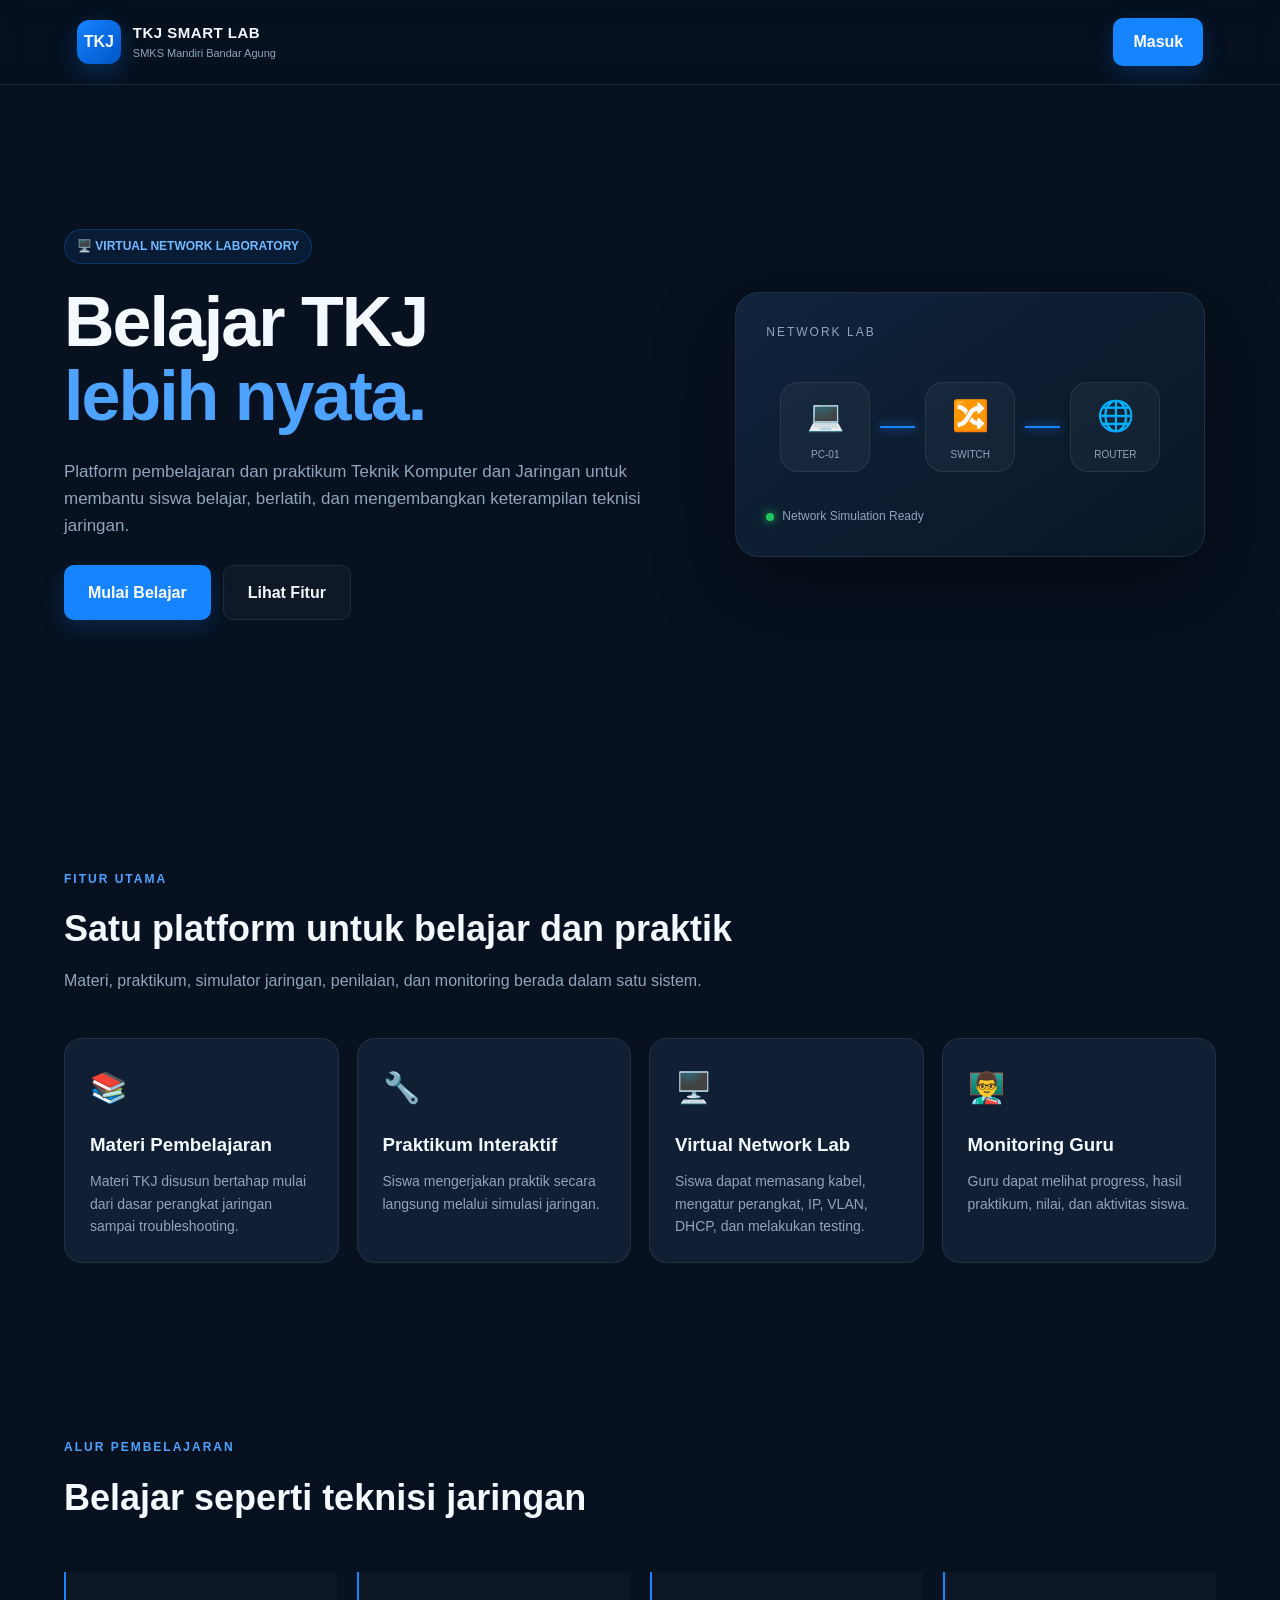
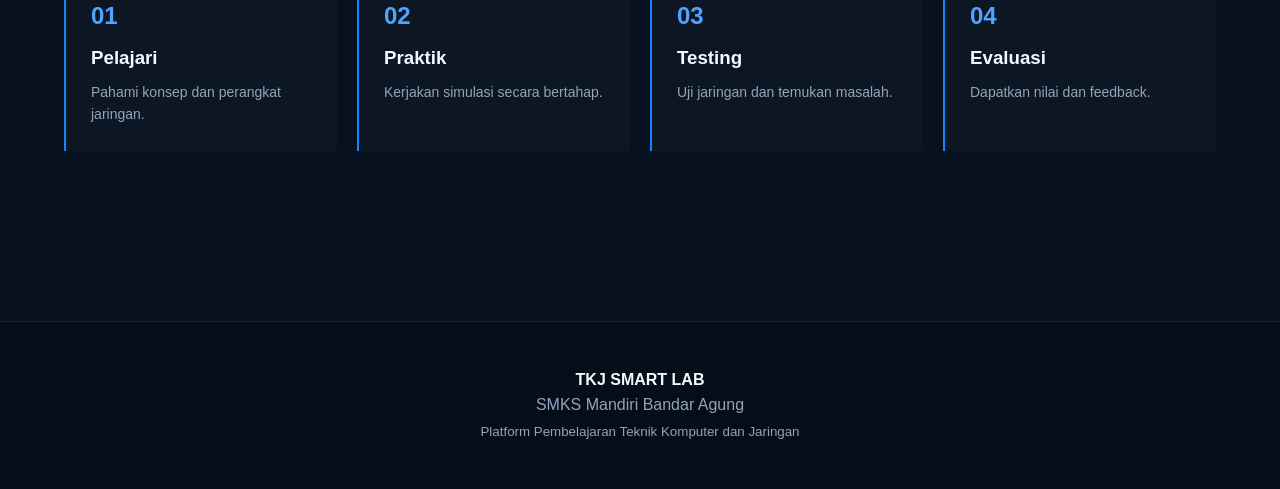
<file: index.html>
<!DOCTYPE html>
<html lang="id">

<head>
    <meta charset="UTF-8">

    <meta name="viewport"
          content="width=device-width, initial-scale=1.0">

    <meta name="description"
          content="TKJ Smart Lab - Platform Pembelajaran dan Virtual Praktikum Teknik Komputer dan Jaringan">

    <title>TKJ Smart Lab | SMKS Mandiri Bandar Agung</title>

    <link rel="stylesheet" href="css/style.css">
</head>

<body>

<header class="navbar">

    <div class="brand">

        <div class="brand-logo">
            TKJ
        </div>

        <div class="brand-text">
            <strong>TKJ SMART LAB</strong>
            <span>SMKS Mandiri Bandar Agung</span>
        </div>

    </div>

    <a href="login.html" class="btn btn-primary">
        Masuk
    </a>

</header>


<main>

<section class="hero">

    <div class="hero-content">

        <span class="hero-badge">
            🖥️ VIRTUAL NETWORK LABORATORY
        </span>

        <h1>
            Belajar TKJ
            <span>lebih nyata.</span>
        </h1>

        <p>
            Platform pembelajaran dan praktikum Teknik Komputer
            dan Jaringan untuk membantu siswa belajar,
            berlatih, dan mengembangkan keterampilan teknisi jaringan.
        </p>

        <div class="hero-buttons">

            <a href="login.html"
               class="btn btn-primary btn-large">

                Mulai Belajar

            </a>

            <a href="#fitur"
               class="btn btn-outline btn-large">

                Lihat Fitur

            </a>

        </div>

    </div>


    <div class="hero-visual">

        <div class="network-card">

            <div class="network-title">
                NETWORK LAB
            </div>

            <div class="network">

                <div class="device">
                    💻
                    <span>PC-01</span>
                </div>

                <div class="connection"></div>

                <div class="device switch">
                    🔀
                    <span>SWITCH</span>
                </div>

                <div class="connection"></div>

                <div class="device">
                    🌐
                    <span>ROUTER</span>
                </div>

            </div>

            <div class="status">
                <span></span>
                Network Simulation Ready
            </div>

        </div>

    </div>

</section>


<section id="fitur" class="features">

    <div class="section-heading">

        <span>FITUR UTAMA</span>

        <h2>
            Satu platform untuk belajar dan praktik
        </h2>

        <p>
            Materi, praktikum, simulator jaringan,
            penilaian, dan monitoring berada dalam satu sistem.
        </p>

    </div>


    <div class="feature-grid">

        <article class="feature-card">

            <div class="feature-icon">
                📚
            </div>

            <h3>
                Materi Pembelajaran
            </h3>

            <p>
                Materi TKJ disusun bertahap mulai dari
                dasar perangkat jaringan sampai troubleshooting.
            </p>

        </article>


        <article class="feature-card">

            <div class="feature-icon">
                🔧
            </div>

            <h3>
                Praktikum Interaktif
            </h3>

            <p>
                Siswa mengerjakan praktik secara langsung
                melalui simulasi jaringan.
            </p>

        </article>


        <article class="feature-card">

            <div class="feature-icon">
                🖥️
            </div>

            <h3>
                Virtual Network Lab
            </h3>

            <p>
                Siswa dapat memasang kabel,
                mengatur perangkat, IP, VLAN,
                DHCP, dan melakukan testing.
            </p>

        </article>


        <article class="feature-card">

            <div class="feature-icon">
                👨‍🏫
            </div>

            <h3>
                Monitoring Guru
            </h3>

            <p>
                Guru dapat melihat progress,
                hasil praktikum, nilai,
                dan aktivitas siswa.
            </p>

        </article>

    </div>

</section>


<section class="workflow">

    <div class="section-heading">

        <span>ALUR PEMBELAJARAN</span>

        <h2>
            Belajar seperti teknisi jaringan
        </h2>

    </div>


    <div class="workflow-grid">

        <div class="workflow-item">
            <b>01</b>
            <h3>Pelajari</h3>
            <p>
                Pahami konsep dan perangkat jaringan.
            </p>
        </div>

        <div class="workflow-item">
            <b>02</b>
            <h3>Praktik</h3>
            <p>
                Kerjakan simulasi secara bertahap.
            </p>
        </div>

        <div class="workflow-item">
            <b>03</b>
            <h3>Testing</h3>
            <p>
                Uji jaringan dan temukan masalah.
            </p>
        </div>

        <div class="workflow-item">
            <b>04</b>
            <h3>Evaluasi</h3>
            <p>
                Dapatkan nilai dan feedback.
            </p>
        </div>

    </div>

</section>

</main>


<footer>

    <strong>
        TKJ SMART LAB
    </strong>

    <p>
        SMKS Mandiri Bandar Agung
    </p>

    <small>
        Platform Pembelajaran Teknik Komputer dan Jaringan
    </small>

</footer>

</body>
</html>
</file>
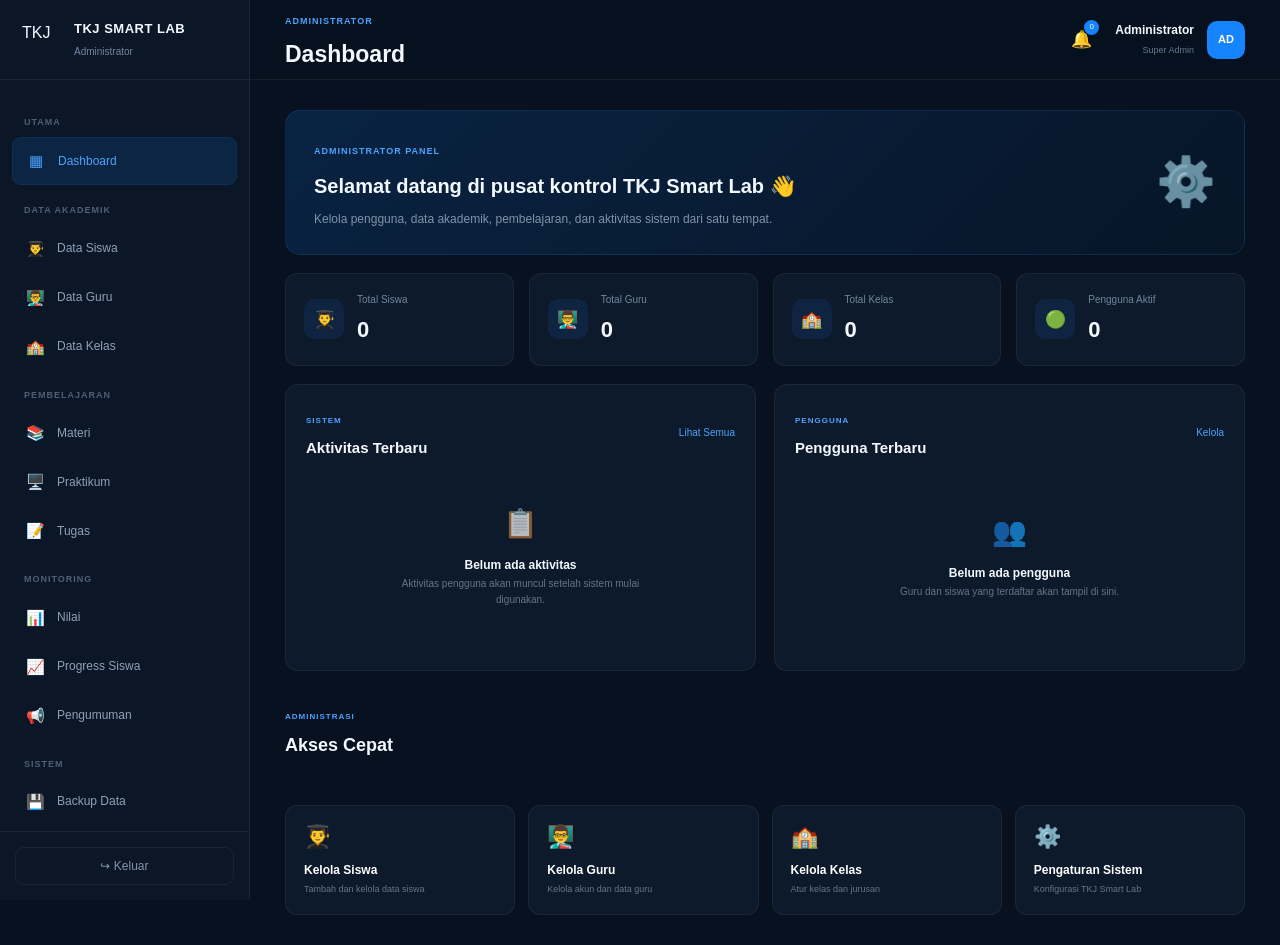
<file: admin/dashboard.html>
<!DOCTYPE html>
<html lang="id">

<head>
  <meta charset="UTF-8">

  <meta
    name="viewport"
    content="width=device-width, initial-scale=1.0"
  >

  <title>Dashboard Admin | TKJ Smart Lab</title>

  <link
    rel="stylesheet"
    href="../css/style.css"
  >

  <link
    rel="stylesheet"
    href="../css/dashboard.css"
  >
</head>


<body class="dashboard-page">

  <!-- SIDEBAR -->
  <aside class="sidebar">

    <div class="sidebar-brand">

      <div class="brand-icon">
        TKJ
      </div>

      <div>
        <strong>TKJ SMART LAB</strong>
        <span>Administrator</span>
      </div>

    </div>


    <nav class="sidebar-menu">

      <div class="menu-title">
        UTAMA
      </div>

      <a href="#" class="menu-item active">
        <span>▦</span>
        <span>Dashboard</span>
      </a>


      <div class="menu-title">
        DATA AKADEMIK
      </div>

      <a href="#" class="menu-item">
        <span>👨‍🎓</span>
        <span>Data Siswa</span>
      </a>

      <a href="#" class="menu-item">
        <span>👨‍🏫</span>
        <span>Data Guru</span>
      </a>

      <a href="#" class="menu-item">
        <span>🏫</span>
        <span>Data Kelas</span>
      </a>


      <div class="menu-title">
        PEMBELAJARAN
      </div>

      <a href="#" class="menu-item">
        <span>📚</span>
        <span>Materi</span>
      </a>

      <a href="#" class="menu-item">
        <span>🖥️</span>
        <span>Praktikum</span>
      </a>

      <a href="#" class="menu-item">
        <span>📝</span>
        <span>Tugas</span>
      </a>


      <div class="menu-title">
        MONITORING
      </div>

      <a href="#" class="menu-item">
        <span>📊</span>
        <span>Nilai</span>
      </a>

      <a href="#" class="menu-item">
        <span>📈</span>
        <span>Progress Siswa</span>
      </a>

      <a href="#" class="menu-item">
        <span>📢</span>
        <span>Pengumuman</span>
      </a>


      <div class="menu-title">
        SISTEM
      </div>

      <a href="#" class="menu-item">
        <span>💾</span>
        <span>Backup Data</span>
      </a>

      <a href="#" class="menu-item">
        <span>⚙️</span>
        <span>Pengaturan</span>
      </a>

    </nav>


    <div class="sidebar-bottom">

      <button
        class="logout-button"
        onclick="logout()"
      >
        <span>↪</span>
        Keluar
      </button>

    </div>

  </aside>


  <!-- MAIN -->
  <main class="dashboard-main">


    <!-- HEADER -->
    <header class="dashboard-header">

      <div>

        <button
          class="mobile-menu-button"
          onclick="toggleSidebar()"
        >
          ☰
        </button>

        <div class="page-heading">

          <span>
            ADMINISTRATOR
          </span>

          <h1>
            Dashboard
          </h1>

        </div>

      </div>


      <div class="header-profile">

        <div class="notification">
          🔔
          <span>0</span>
        </div>

        <div class="profile-info">

          <strong>
            Administrator
          </strong>

          <span>
            Super Admin
          </span>

        </div>

        <div class="profile-avatar">
          AD
        </div>

      </div>

    </header>


    <!-- CONTENT -->
    <section class="dashboard-content">


      <!-- WELCOME -->
      <div class="welcome-card">

        <div>

          <span class="welcome-label">
            ADMINISTRATOR PANEL
          </span>

          <h2>
            Selamat datang di pusat kontrol TKJ Smart Lab 👋
          </h2>

          <p>
            Kelola pengguna, data akademik, pembelajaran,
            dan aktivitas sistem dari satu tempat.
          </p>

        </div>


        <div class="welcome-icon">
          ⚙️
        </div>

      </div>


      <!-- STATISTIK -->
      <div class="stats-grid">


        <div class="stat-card">

          <div class="stat-icon">
            👨‍🎓
          </div>

          <div>

            <span>
              Total Siswa
            </span>

            <strong>
              0
            </strong>

          </div>

        </div>


        <div class="stat-card">

          <div class="stat-icon">
            👨‍🏫
          </div>

          <div>

            <span>
              Total Guru
            </span>

            <strong>
              0
            </strong>

          </div>

        </div>


        <div class="stat-card">

          <div class="stat-icon">
            🏫
          </div>

          <div>

            <span>
              Total Kelas
            </span>

            <strong>
              0
            </strong>

          </div>

        </div>


        <div class="stat-card">

          <div class="stat-icon">
            🟢
          </div>

          <div>

            <span>
              Pengguna Aktif
            </span>

            <strong>
              0
            </strong>

          </div>

        </div>

      </div>


      <!-- GRID -->
      <div class="dashboard-grid">


        <!-- AKTIVITAS -->
        <div class="dashboard-card">

          <div class="card-header">

            <div>

              <span class="card-label">
                SISTEM
              </span>

              <h3>
                Aktivitas Terbaru
              </h3>

            </div>

            <button>
              Lihat Semua
            </button>

          </div>


          <div class="empty-state">

            <div class="empty-icon">
              📋
            </div>

            <strong>
              Belum ada aktivitas
            </strong>

            <p>
              Aktivitas pengguna akan muncul
              setelah sistem mulai digunakan.
            </p>

          </div>

        </div>


        <!-- PENGGUNA -->
        <div class="dashboard-card">

          <div class="card-header">

            <div>

              <span class="card-label">
                PENGGUNA
              </span>

              <h3>
                Pengguna Terbaru
              </h3>

            </div>

            <button>
              Kelola
            </button>

          </div>


          <div class="empty-state">

            <div class="empty-icon">
              👥
            </div>

            <strong>
              Belum ada pengguna
            </strong>

            <p>
              Guru dan siswa yang terdaftar
              akan tampil di sini.
            </p>

          </div>

        </div>


      </div>


      <!-- QUICK ACTION -->
      <div class="quick-section">

        <div class="section-heading">

          <span>
            ADMINISTRASI
          </span>

          <h2>
            Akses Cepat
          </h2>

        </div>


        <div class="quick-grid">


          <button class="quick-card">

            <div>
              👨‍🎓
            </div>

            <strong>
              Kelola Siswa
            </strong>

            <span>
              Tambah dan kelola data siswa
            </span>

          </button>


          <button class="quick-card">

            <div>
              👨‍🏫
            </div>

            <strong>
              Kelola Guru
            </strong>

            <span>
              Kelola akun dan data guru
            </span>

          </button>


          <button class="quick-card">

            <div>
              🏫
            </div>

            <strong>
              Kelola Kelas
            </strong>

            <span>
              Atur kelas dan jurusan
            </span>

          </button>


          <button class="quick-card">

            <div>
              ⚙️
            </div>

            <strong>
              Pengaturan Sistem
            </strong>

            <span>
              Konfigurasi TKJ Smart Lab
            </span>

          </button>


        </div>

      </div>


    </section>

  </main>


  <script>

    function toggleSidebar() {

      document
        .querySelector(".sidebar")
        .classList.toggle("show");

    }


    function logout() {

      const yakin =
        confirm(
          "Apakah Anda yakin ingin keluar?"
        );

      if (yakin) {

        window.location.href =
          "../login.html";

      }

    }

  </script>

</body>

  </html>
</file>
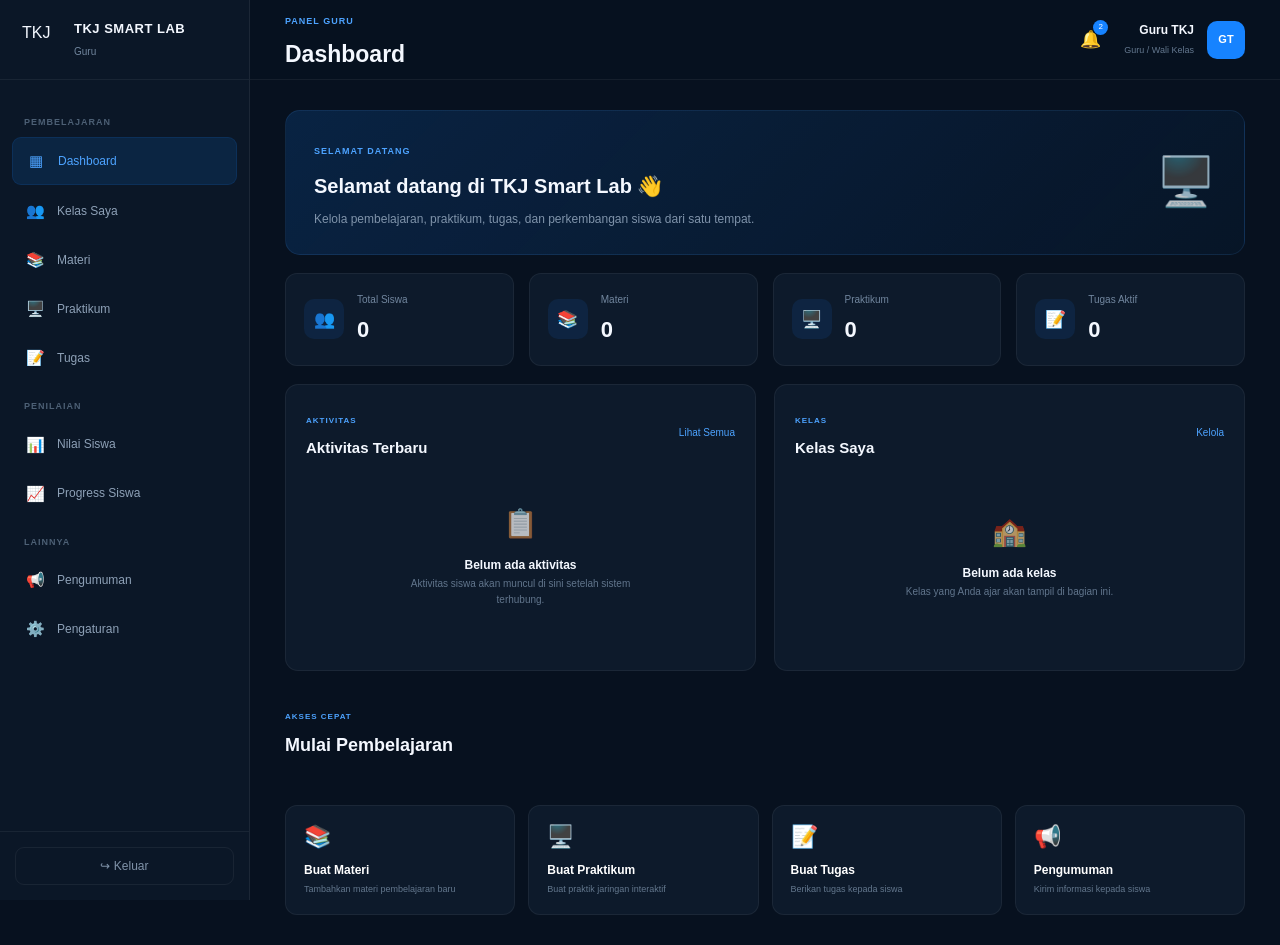
<file: guru/dashboard.html>
<!DOCTYPE html>
<html lang="id">

<head>
  <meta charset="UTF-8">

  <meta
    name="viewport"
    content="width=device-width, initial-scale=1.0"
  >

  <title>Dashboard Guru | TKJ Smart Lab</title>

  <link
    rel="stylesheet"
    href="../css/style.css"
  >

  <link
    rel="stylesheet"
    href="../css/dashboard.css"
  >
</head>


<body class="dashboard-page">

  <!-- SIDEBAR -->
  <aside class="sidebar">

    <div class="sidebar-brand">

      <div class="brand-icon">
        TKJ
      </div>

      <div>
        <strong>TKJ SMART LAB</strong>
        <span>Guru</span>
      </div>

    </div>


    <nav class="sidebar-menu">

      <div class="menu-title">
        PEMBELAJARAN
      </div>

      <a href="#" class="menu-item active">
        <span>▦</span>
        <span>Dashboard</span>
      </a>

      <a href="#" class="menu-item">
        <span>👥</span>
        <span>Kelas Saya</span>
      </a>

      <a href="#" class="menu-item">
        <span>📚</span>
        <span>Materi</span>
      </a>

      <a href="#" class="menu-item">
        <span>🖥️</span>
        <span>Praktikum</span>
      </a>

      <a href="#" class="menu-item">
        <span>📝</span>
        <span>Tugas</span>
      </a>


      <div class="menu-title">
        PENILAIAN
      </div>

      <a href="#" class="menu-item">
        <span>📊</span>
        <span>Nilai Siswa</span>
      </a>

      <a href="#" class="menu-item">
        <span>📈</span>
        <span>Progress Siswa</span>
      </a>


      <div class="menu-title">
        LAINNYA
      </div>

      <a href="#" class="menu-item">
        <span>📢</span>
        <span>Pengumuman</span>
      </a>

      <a href="#" class="menu-item">
        <span>⚙️</span>
        <span>Pengaturan</span>
      </a>

    </nav>


    <div class="sidebar-bottom">

      <button
        class="logout-button"
        onclick="logout()"
      >
        <span>↪</span>
        Keluar
      </button>

    </div>

  </aside>


  <!-- MAIN -->
  <main class="dashboard-main">


    <!-- TOPBAR -->
    <header class="dashboard-header">

      <div>

        <button
          class="mobile-menu-button"
          onclick="toggleSidebar()"
        >
          ☰
        </button>

        <div class="page-heading">

          <span>
            PANEL GURU
          </span>

          <h1>
            Dashboard
          </h1>

        </div>

      </div>


      <div class="header-profile">

        <div class="notification">
          🔔
          <span>2</span>
        </div>

        <div class="profile-info">

          <strong>
            Guru TKJ
          </strong>

          <span>
            Guru / Wali Kelas
          </span>

        </div>

        <div class="profile-avatar">
          GT
        </div>

      </div>

    </header>


    <!-- CONTENT -->
    <section class="dashboard-content">


      <!-- WELCOME -->
      <div class="welcome-card">

        <div>

          <span class="welcome-label">
            SELAMAT DATANG
          </span>

          <h2>
            Selamat datang di TKJ Smart Lab 👋
          </h2>

          <p>
            Kelola pembelajaran, praktikum, tugas,
            dan perkembangan siswa dari satu tempat.
          </p>

        </div>


        <div class="welcome-icon">
          🖥️
        </div>

      </div>


      <!-- STATISTICS -->
      <div class="stats-grid">

        <div class="stat-card">

          <div class="stat-icon">
            👥
          </div>

          <div>
            <span>Total Siswa</span>
            <strong>0</strong>
          </div>

        </div>


        <div class="stat-card">

          <div class="stat-icon">
            📚
          </div>

          <div>
            <span>Materi</span>
            <strong>0</strong>
          </div>

        </div>


        <div class="stat-card">

          <div class="stat-icon">
            🖥️
          </div>

          <div>
            <span>Praktikum</span>
            <strong>0</strong>
          </div>

        </div>


        <div class="stat-card">

          <div class="stat-icon">
            📝
          </div>

          <div>
            <span>Tugas Aktif</span>
            <strong>0</strong>
          </div>

        </div>

      </div>


      <!-- GRID -->
      <div class="dashboard-grid">


        <!-- AKTIVITAS -->
        <div class="dashboard-card">

          <div class="card-header">

            <div>
              <span class="card-label">
                AKTIVITAS
              </span>

              <h3>
                Aktivitas Terbaru
              </h3>
            </div>

            <button>
              Lihat Semua
            </button>

          </div>


          <div class="empty-state">

            <div class="empty-icon">
              📋
            </div>

            <strong>
              Belum ada aktivitas
            </strong>

            <p>
              Aktivitas siswa akan muncul di sini
              setelah sistem terhubung.
            </p>

          </div>

        </div>


        <!-- KELAS -->
        <div class="dashboard-card">

          <div class="card-header">

            <div>
              <span class="card-label">
                KELAS
              </span>

              <h3>
                Kelas Saya
              </h3>
            </div>

            <button>
              Kelola
            </button>

          </div>


          <div class="empty-state">

            <div class="empty-icon">
              🏫
            </div>

            <strong>
              Belum ada kelas
            </strong>

            <p>
              Kelas yang Anda ajar akan tampil
              di bagian ini.
            </p>

          </div>

        </div>


      </div>


      <!-- QUICK ACTION -->
      <div class="quick-section">

        <div class="section-heading">

          <span>
            AKSES CEPAT
          </span>

          <h2>
            Mulai Pembelajaran
          </h2>

        </div>


        <div class="quick-grid">


          <button class="quick-card">

            <div>
              📚
            </div>

            <strong>
              Buat Materi
            </strong>

            <span>
              Tambahkan materi pembelajaran baru
            </span>

          </button>


          <button class="quick-card">

            <div>
              🖥️
            </div>

            <strong>
              Buat Praktikum
            </strong>

            <span>
              Buat praktik jaringan interaktif
            </span>

          </button>


          <button class="quick-card">

            <div>
              📝
            </div>

            <strong>
              Buat Tugas
            </strong>

            <span>
              Berikan tugas kepada siswa
            </span>

          </button>


          <button class="quick-card">

            <div>
              📢
            </div>

            <strong>
              Pengumuman
            </strong>

            <span>
              Kirim informasi kepada siswa
            </span>

          </button>


        </div>

      </div>


    </section>

  </main>


  <script>

    function toggleSidebar() {

      document
        .querySelector(".sidebar")
        .classList.toggle("show");

    }


    function logout() {

      const yakin =
        confirm(
          "Apakah Anda yakin ingin keluar?"
        );

      if (yakin) {

        window.location.href =
          "../login.html";

      }

    }

  </script>

</body>

                       </html>
</file>
<file: css/style.css>
* {
    margin: 0;
    padding: 0;
    box-sizing: border-box;
}

:root {

    --bg:
        #07111f;

    --bg-soft:
        #0d1a2b;

    --card:
        #101f33;

    --border:
        rgba(255,255,255,0.08);

    --primary:
        #1683ff;

    --primary-light:
        #4da3ff;

    --text:
        #f4f8ff;

    --muted:
        #91a4bb;

    --success:
        #22c55e;
}

html {
    scroll-behavior: smooth;
}

body {

    font-family:
        Inter,
        Arial,
        Helvetica,
        sans-serif;

    background:
        var(--bg);

    color:
        var(--text);

    line-height:
        1.6;
}


/* =========================
   NAVBAR
========================= */

.navbar {

    width: 100%;

    padding:
        18px 6%;

    display:
        flex;

    align-items:
        center;

    justify-content:
        space-between;

    border-bottom:
        1px solid var(--border);

    background:
        rgba(7,17,31,0.85);

    backdrop-filter:
        blur(14px);

    position:
        sticky;

    top:
        0;

    z-index:
        100;
}


.brand {

    display:
        flex;

    align-items:
        center;

    gap:
        12px;
}


.brand-logo {

    width:
        44px;

    height:
        44px;

    display:
        grid;

    place-items:
        center;

    border-radius:
        12px;

    background:
        linear-gradient(
            135deg,
            #1683ff,
            #0055c7
        );

    font-weight:
        800;

    box-shadow:
        0 8px 25px
        rgba(22,131,255,.25);
}


.brand-text {

    display:
        flex;

    flex-direction:
        column;
}


.brand-text strong {

    font-size:
        15px;

    letter-spacing:
        .5px;
}


.brand-text span {

    font-size:
        11px;

    color:
        var(--muted);
}


/* =========================
   BUTTON
========================= */

.btn {

    display:
        inline-flex;

    align-items:
        center;

    justify-content:
        center;

    text-decoration:
        none;

    border-radius:
        10px;

    padding:
        11px 20px;

    font-weight:
        700;

    transition:
        .25s;

    cursor:
        pointer;
}


.btn-primary {

    color:
        white;

    background:
        var(--primary);

    box-shadow:
        0 8px 25px
        rgba(22,131,255,.2);
}


.btn-primary:hover {

    transform:
        translateY(-2px);

    background:
        var(--primary-light);
}


.btn-outline {

    color:
        var(--text);

    border:
        1px solid var(--border);

    background:
        rgba(255,255,255,.03);
}


.btn-outline:hover {

    background:
        rgba(255,255,255,.08);
}


.btn-large {

    padding:
        14px 24px;
}


/* =========================
   HERO
========================= */

.hero {

    width:
        min(1180px, 90%);

    min-height:
        680px;

    margin:
        auto;

    display:
        grid;

    grid-template-columns:
        1.1fr .9fr;

    align-items:
        center;

    gap:
        60px;
}


.hero-content {

    position:
        relative;
}


.hero-badge {

    display:
        inline-block;

    padding:
        7px 12px;

    border-radius:
        30px;

    background:
        rgba(22,131,255,.1);

    border:
        1px solid
        rgba(22,131,255,.25);

    color:
        #72b9ff;

    font-size:
        12px;

    font-weight:
        700;
}


.hero h1 {

    margin-top:
        22px;

    font-size:
        clamp(42px, 6vw, 70px);

    line-height:
        1.05;

    letter-spacing:
        -2px;
}


.hero h1 span {

    display:
        block;

    color:
        var(--primary-light);
}


.hero p {

    max-width:
        620px;

    margin:
        25px 0;

    color:
        var(--muted);

    font-size:
        17px;
}


.hero-buttons {

    display:
        flex;

    gap:
        12px;

    flex-wrap:
        wrap;
}


/* =========================
   NETWORK VISUAL
========================= */

.hero-visual {

    display:
        flex;

    justify-content:
        center;
}


.network-card {

    width:
        100%;

    max-width:
        470px;

    padding:
        30px;

    border:
        1px solid var(--border);

    border-radius:
        24px;

    background:
        linear-gradient(
            145deg,
            #10243d,
            #091625
        );

    box-shadow:
        0 30px 80px
        rgba(0,0,0,.35);
}


.network-title {

    color:
        var(--muted);

    font-size:
        12px;

    letter-spacing:
        2px;

    margin-bottom:
        40px;
}


.network {

    display:
        flex;

    align-items:
        center;

    justify-content:
        center;

    gap:
        10px;
}


.device {

    width:
        90px;

    height:
        90px;

    border:
        1px solid var(--border);

    border-radius:
        18px;

    display:
        flex;

    flex-direction:
        column;

    align-items:
        center;

    justify-content:
        center;

    background:
        rgba(255,255,255,.04);

    font-size:
        30px;
}


.device span {

    margin-top:
        7px;

    font-size:
        10px;

    color:
        var(--muted);
}


.connection {

    width:
        35px;

    height:
        2px;

    background:
        var(--primary);

    box-shadow:
        0 0 10px
        var(--primary);
}


.status {

    margin-top:
        35px;

    color:
        var(--muted);

    font-size:
        12px;

    display:
        flex;

    align-items:
        center;

    gap:
        8px;
}


.status span {

    width:
        8px;

    height:
        8px;

    border-radius:
        50%;

    background:
        var(--success);

    box-shadow:
        0 0 10px
        var(--success);
}


/* =========================
   SECTION
========================= */

.features,
.workflow {

    width:
        min(1180px, 90%);

    margin:
        100px auto;
}


.section-heading {

    max-width:
        700px;

    margin-bottom:
        45px;
}


.section-heading > span {

    color:
        var(--primary-light);

    font-size:
        12px;

    font-weight:
        800;

    letter-spacing:
        2px;
}


.section-heading h2 {

    margin:
        10px 0;

    font-size:
        36px;
}


.section-heading p {

    color:
        var(--muted);
}


/* =========================
   FEATURE
========================= */

.feature-grid {

    display:
        grid;

    grid-template-columns:
        repeat(4,1fr);

    gap:
        18px;
}


.feature-card {

    padding:
        25px;

    border:
        1px solid var(--border);

    border-radius:
        18px;

    background:
        var(--card);

    transition:
        .25s;
}


.feature-card:hover {

    transform:
        translateY(-5px);

    border-color:
        rgba(22,131,255,.3);
}


.feature-icon {

    font-size:
        30px;

    margin-bottom:
        18px;
}


.feature-card h3 {

    margin-bottom:
        10px;
}


.feature-card p {

    color:
        var(--muted);

    font-size:
        14px;
}


/* =========================
   WORKFLOW
========================= */

.workflow {

    padding:
        70px 0;
}


.workflow-grid {

    display:
        grid;

    grid-template-columns:
        repeat(4,1fr);

    gap:
        20px;
}


.workflow-item {

    padding:
        25px;

    border-left:
        2px solid
        var(--primary);

    background:
        rgba(255,255,255,.025);
}


.workflow-item b {

    color:
        var(--primary-light);

    font-size:
        24px;
}


.workflow-item h3 {

    margin:
        8px 0;
}


.workflow-item p {

    color:
        var(--muted);

    font-size:
        14px;
}


/* =========================
   FOOTER
========================= */

footer {

    padding:
        45px 20px;

    text-align:
        center;

    border-top:
        1px solid var(--border);

    background:
        #050d18;
}


footer p,
footer small {

    color:
        var(--muted);
}


/* =========================
   RESPONSIVE
========================= */

@media(max-width:900px) {

    .hero {

        grid-template-columns:
            1fr;

        padding:
            70px 0;
    }

    .feature-grid {

        grid-template-columns:
            repeat(2,1fr);
    }

    .workflow-grid {

        grid-template-columns:
            repeat(2,1fr);
    }
}


@media(max-width:600px) {

    .navbar {

        padding:
            15px 20px;
    }

    .hero {

        width:
            90%;

        min-height:
            auto;

        padding:
            70px 0;
    }

    .hero h1 {

        font-size:
            44px;
    }

    .network {

        transform:
            scale(.8);
    }

    .feature-grid,
    .workflow-grid {

        grid-template-columns:
            1fr;
    }

    .section-heading h2 {

        font-size:
            29px;
    }

    .brand-text span {

        display:
            none;
    }
}
</file>
<file: css/dashboard.css>
/* =========================================
   DASHBOARD
========================================= */

.dashboard-page {
  min-height: 100vh;
  background: #07111f;
  color: #f4f8ff;
}


/* =========================================
   SIDEBAR
========================================= */

.sidebar {
  position: fixed;

  top: 0;
  left: 0;
  bottom: 0;

  width: 250px;

  background: #0b1727;

  border-right: 1px solid rgba(255,255,255,0.07);

  display: flex;
  flex-direction: column;

  z-index: 100;
}


.sidebar-brand {
  height: 80px;

  display: flex;
  align-items: center;

  gap: 12px;

  padding: 0 22px;

  border-bottom: 1px solid rgba(255,255,255,0.06);
}


.sidebar-brand strong {
  display: block;

  font-size: 13px;

  letter-spacing: .5px;
}


.sidebar-brand span {
  display: block;

  color: #71869e;

  font-size: 10px;

  margin-top: 4px;
}


.sidebar-brand .brand-icon {
  width: 40px;
  height: 40px;
}


/* =========================================
   MENU
========================================= */

.sidebar-menu {
  flex: 1;

  padding: 20px 12px;

  overflow-y: auto;
}


.menu-title {
  padding: 15px 12px 8px;

  color: #4d6075;

  font-size: 9px;

  font-weight: 700;

  letter-spacing: 1px;
}


.menu-item {
  display: flex;

  align-items: center;

  gap: 12px;

  padding: 11px 13px;

  margin-bottom: 3px;

  border-radius: 9px;

  color: #8ea1b7;

  text-decoration: none;

  font-size: 12px;

  transition: .2s;
}


.menu-item span:first-child {
  width: 20px;

  text-align: center;

  font-size: 15px;
}


.menu-item:hover {
  background: rgba(255,255,255,.04);

  color: #ffffff;
}


.menu-item.active {
  background: rgba(22,131,255,.13);

  color: #4da3ff;

  border: 1px solid rgba(22,131,255,.12);
}


/* =========================================
   SIDEBAR BOTTOM
========================================= */

.sidebar-bottom {
  padding: 15px;

  border-top: 1px solid rgba(255,255,255,.06);
}


.logout-button {
  width: 100%;

  padding: 11px;

  border: 1px solid rgba(255,255,255,.06);

  border-radius: 9px;

  background: transparent;

  color: #8093a9;

  cursor: pointer;

  font-size: 12px;
}


.logout-button:hover {
  background: rgba(255,255,255,.04);

  color: #ffffff;
}


/* =========================================
   MAIN
========================================= */

.dashboard-main {
  margin-left: 250px;

  min-height: 100vh;
}


/* =========================================
   HEADER
========================================= */

.dashboard-header {
  height: 80px;

  display: flex;

  align-items: center;

  justify-content: space-between;

  padding: 0 35px;

  border-bottom: 1px solid rgba(255,255,255,.06);

  background: rgba(7,17,31,.85);
}


.page-heading > span {
  color: #4da3ff;

  font-size: 9px;

  font-weight: 700;

  letter-spacing: 1px;
}


.page-heading h1 {
  margin: 4px 0 0;

  font-size: 23px;
}


.header-profile {
  display: flex;

  align-items: center;

  gap: 13px;
}


.notification {
  position: relative;

  font-size: 17px;

  margin-right: 10px;
}


.notification span {
  position: absolute;

  top: -6px;
  right: -7px;

  width: 15px;
  height: 15px;

  display: flex;

  align-items: center;
  justify-content: center;

  border-radius: 50%;

  background: #1683ff;

  color: #ffffff;

  font-size: 8px;
}


.profile-info {
  text-align: right;
}


.profile-info strong {
  display: block;

  font-size: 12px;
}


.profile-info span {
  display: block;

  color: #64788f;

  font-size: 9px;

  margin-top: 3px;
}


.profile-avatar {
  width: 38px;
  height: 38px;

  display: flex;

  align-items: center;
  justify-content: center;

  border-radius: 10px;

  background: #1683ff;

  color: #ffffff;

  font-size: 11px;

  font-weight: 700;
}


/* =========================================
   CONTENT
========================================= */

.dashboard-content {
  padding: 30px 35px;
}


/* =========================================
   WELCOME
========================================= */

.welcome-card {
  display: flex;

  align-items: center;
  justify-content: space-between;

  padding: 25px 28px;

  border-radius: 15px;

  background:
    linear-gradient(
      135deg,
      rgba(22,131,255,.16),
      rgba(22,131,255,.04)
    );

  border: 1px solid rgba(77,163,255,.12);
}


.welcome-label {
  color: #4da3ff;

  font-size: 9px;

  font-weight: 700;

  letter-spacing: 1px;
}


.welcome-card h2 {
  margin: 8px 0;

  font-size: 20px;
}


.welcome-card p {
  margin: 0;

  color: #7f93aa;

  font-size: 12px;
}


.welcome-icon {
  font-size: 48px;

  opacity: .8;
}


/* =========================================
   STATISTICS
========================================= */

.stats-grid {
  display: grid;

  grid-template-columns:
    repeat(4, 1fr);

  gap: 15px;

  margin-top: 18px;
}


.stat-card {
  display: flex;

  align-items: center;

  gap: 13px;

  padding: 18px;

  background: #0d1a2b;

  border: 1px solid rgba(255,255,255,.06);

  border-radius: 12px;
}


.stat-icon {
  width: 40px;
  height: 40px;

  display: flex;

  align-items: center;
  justify-content: center;

  border-radius: 10px;

  background: rgba(22,131,255,.10);

  font-size: 17px;
}


.stat-card span {
  display: block;

  color: #71869e;

  font-size: 10px;
}


.stat-card strong {
  display: block;

  margin-top: 4px;

  font-size: 22px;
}


/* =========================================
   DASHBOARD GRID
========================================= */

.dashboard-grid {
  display: grid;

  grid-template-columns:
    1fr 1fr;

  gap: 18px;

  margin-top: 18px;
}


.dashboard-card {
  min-height: 270px;

  padding: 20px;

  border-radius: 13px;

  background: #0d1a2b;

  border: 1px solid rgba(255,255,255,.06);
}


.card-header {
  display: flex;

  align-items: center;

  justify-content: space-between;
}


.card-label {
  color: #4da3ff;

  font-size: 8px;

  font-weight: 700;

  letter-spacing: 1px;
}


.card-header h3 {
  margin: 5px 0 0;

  font-size: 15px;
}


.card-header button {
  border: none;

  background: transparent;

  color: #4da3ff;

  font-size: 10px;

  cursor: pointer;
}


/* =========================================
   EMPTY STATE
========================================= */

.empty-state {
  height: 190px;

  display: flex;

  flex-direction: column;

  align-items: center;
  justify-content: center;

  text-align: center;
}


.empty-icon {
  font-size: 28px;

  margin-bottom: 10px;

  opacity: .7;
}


.empty-state strong {
  font-size: 12px;
}


.empty-state p {
  max-width: 260px;

  color: #61758c;

  font-size: 10px;

  line-height: 1.6;
}


/* =========================================
   QUICK ACTION
========================================= */

.quick-section {
  margin-top: 30px;
}


.section-heading > span {
  color: #4da3ff;

  font-size: 8px;

  font-weight: 700;

  letter-spacing: 1px;
}


.section-heading h2 {
  margin: 5px 0 15px;

  font-size: 18px;
}


.quick-grid {
  display: grid;

  grid-template-columns:
    repeat(4, 1fr);

  gap: 13px;
}


.quick-card {
  padding: 18px;

  border-radius: 12px;

  background: #0d1a2b;

  border: 1px solid rgba(255,255,255,.06);

  text-align: left;

  cursor: pointer;

  transition: .2s;
}


.quick-card:hover {
  transform: translateY(-2px);

  border-color: rgba(22,131,255,.35);

  background: #101f33;
}


.quick-card > div {
  font-size: 22px;

  margin-bottom: 13px;
}


.quick-card strong {
  display: block;

  color: #ffffff;

  font-size: 12px;
}


.quick-card span {
  display: block;

  margin-top: 6px;

  color: #63778d;

  font-size: 9px;

  line-height: 1.5;
}


/* =========================================
   MOBILE BUTTON
========================================= */

.mobile-menu-button {
  display: none;

  border: none;

  background: transparent;

  color: #ffffff;

  font-size: 20px;

  cursor: pointer;
}


/* =========================================
   TABLET
========================================= */

@media (max-width: 1050px) {

  .stats-grid,
  .quick-grid {
    grid-template-columns:
      repeat(2, 1fr);
  }

}


/* =========================================
   MOBILE
========================================= */

@media (max-width: 800px) {

  .sidebar {
    transform: translateX(-100%);

    transition: .25s;
  }


  .sidebar.show {
    transform: translateX(0);
  }


  .dashboard-main {
    margin-left: 0;
  }


  .dashboard-header {
    padding: 0 18px;
  }


  .mobile-menu-button {
    display: inline-block;

    margin-right: 8px;
  }


  .dashboard-content {
    padding: 20px 15px;
  }


  .dashboard-header {
    height: 70px;
  }


  .profile-info {
    display: none;
  }


  .welcome-card {
    padding: 20px;
  }


  .welcome-icon {
    display: none;
  }


  .dashboard-grid {
    grid-template-columns: 1fr;
  }

}


@media (max-width: 500px) {

  .stats-grid,
  .quick-grid {
    grid-template-columns: 1fr;
  }


  .page-heading h1 {
    font-size: 20px;
  }


  .welcome-card h2 {
    font-size: 17px;
  }

  }
</file>
